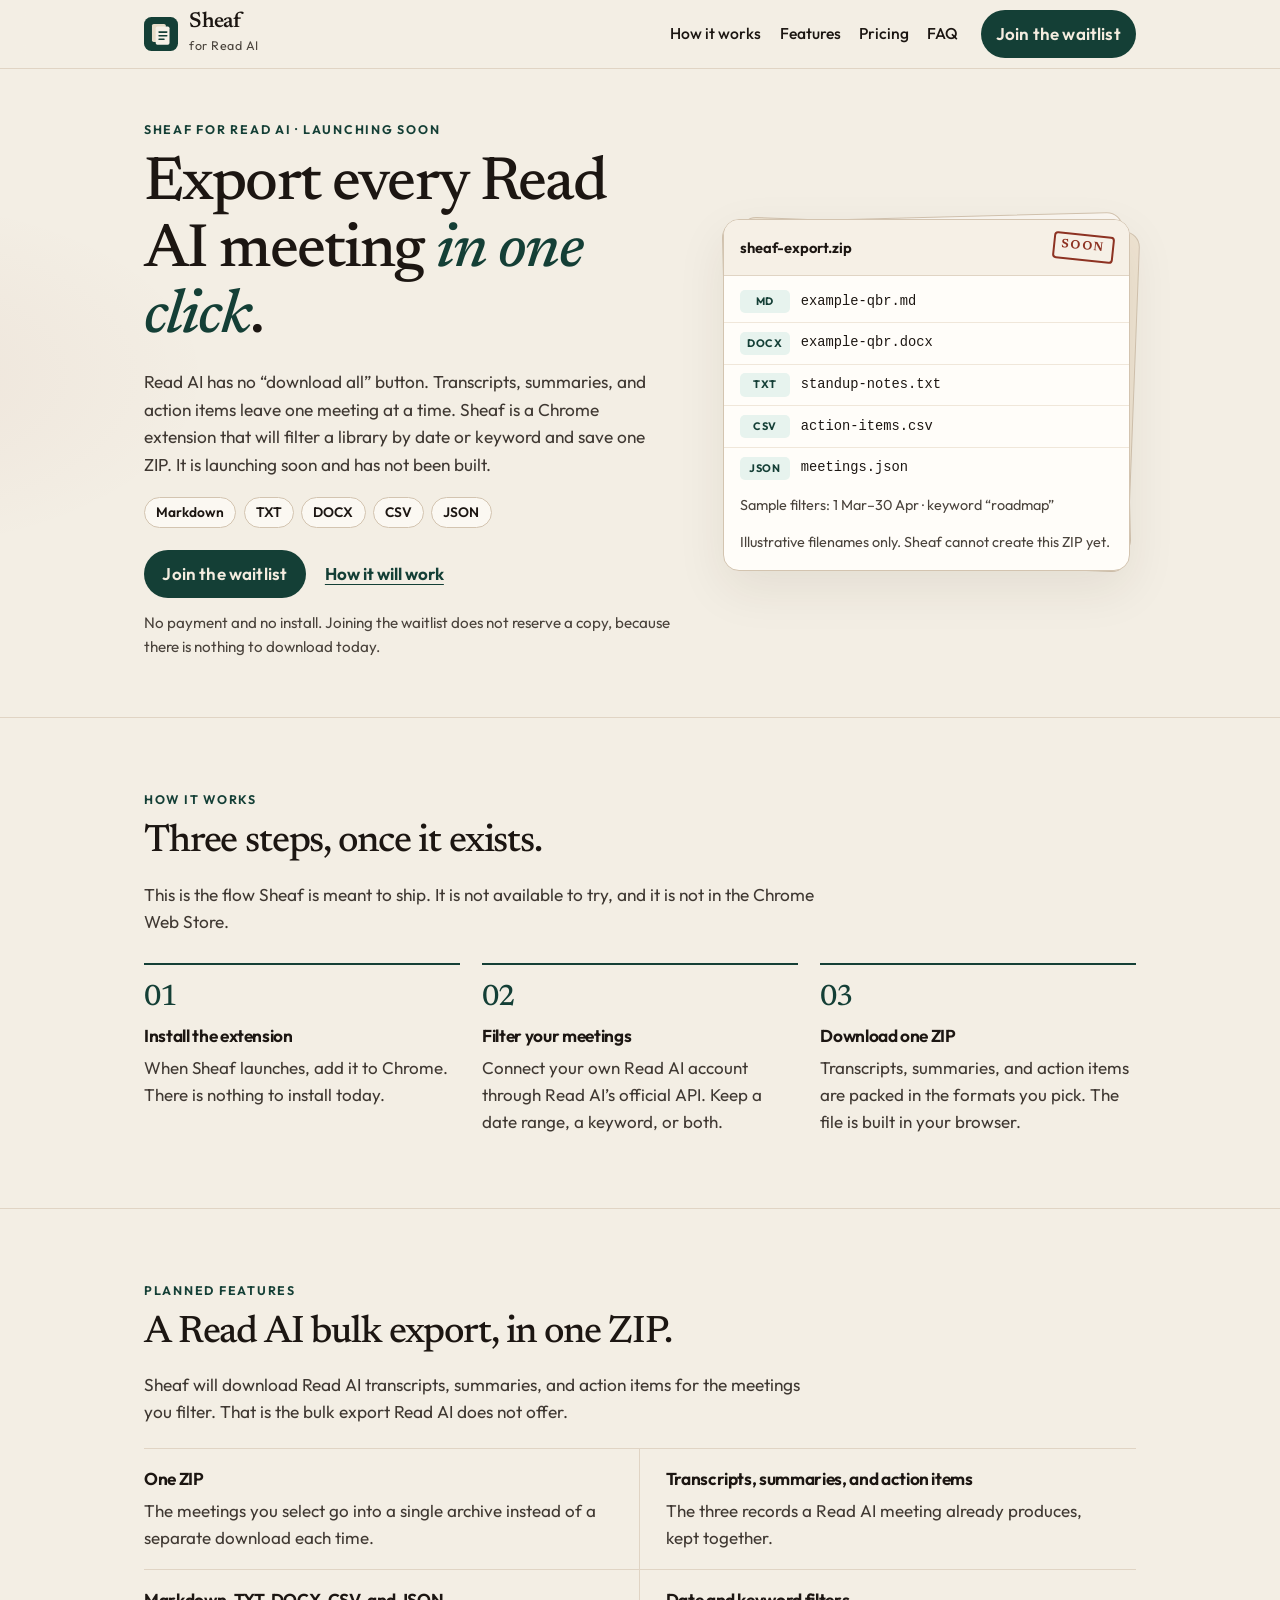
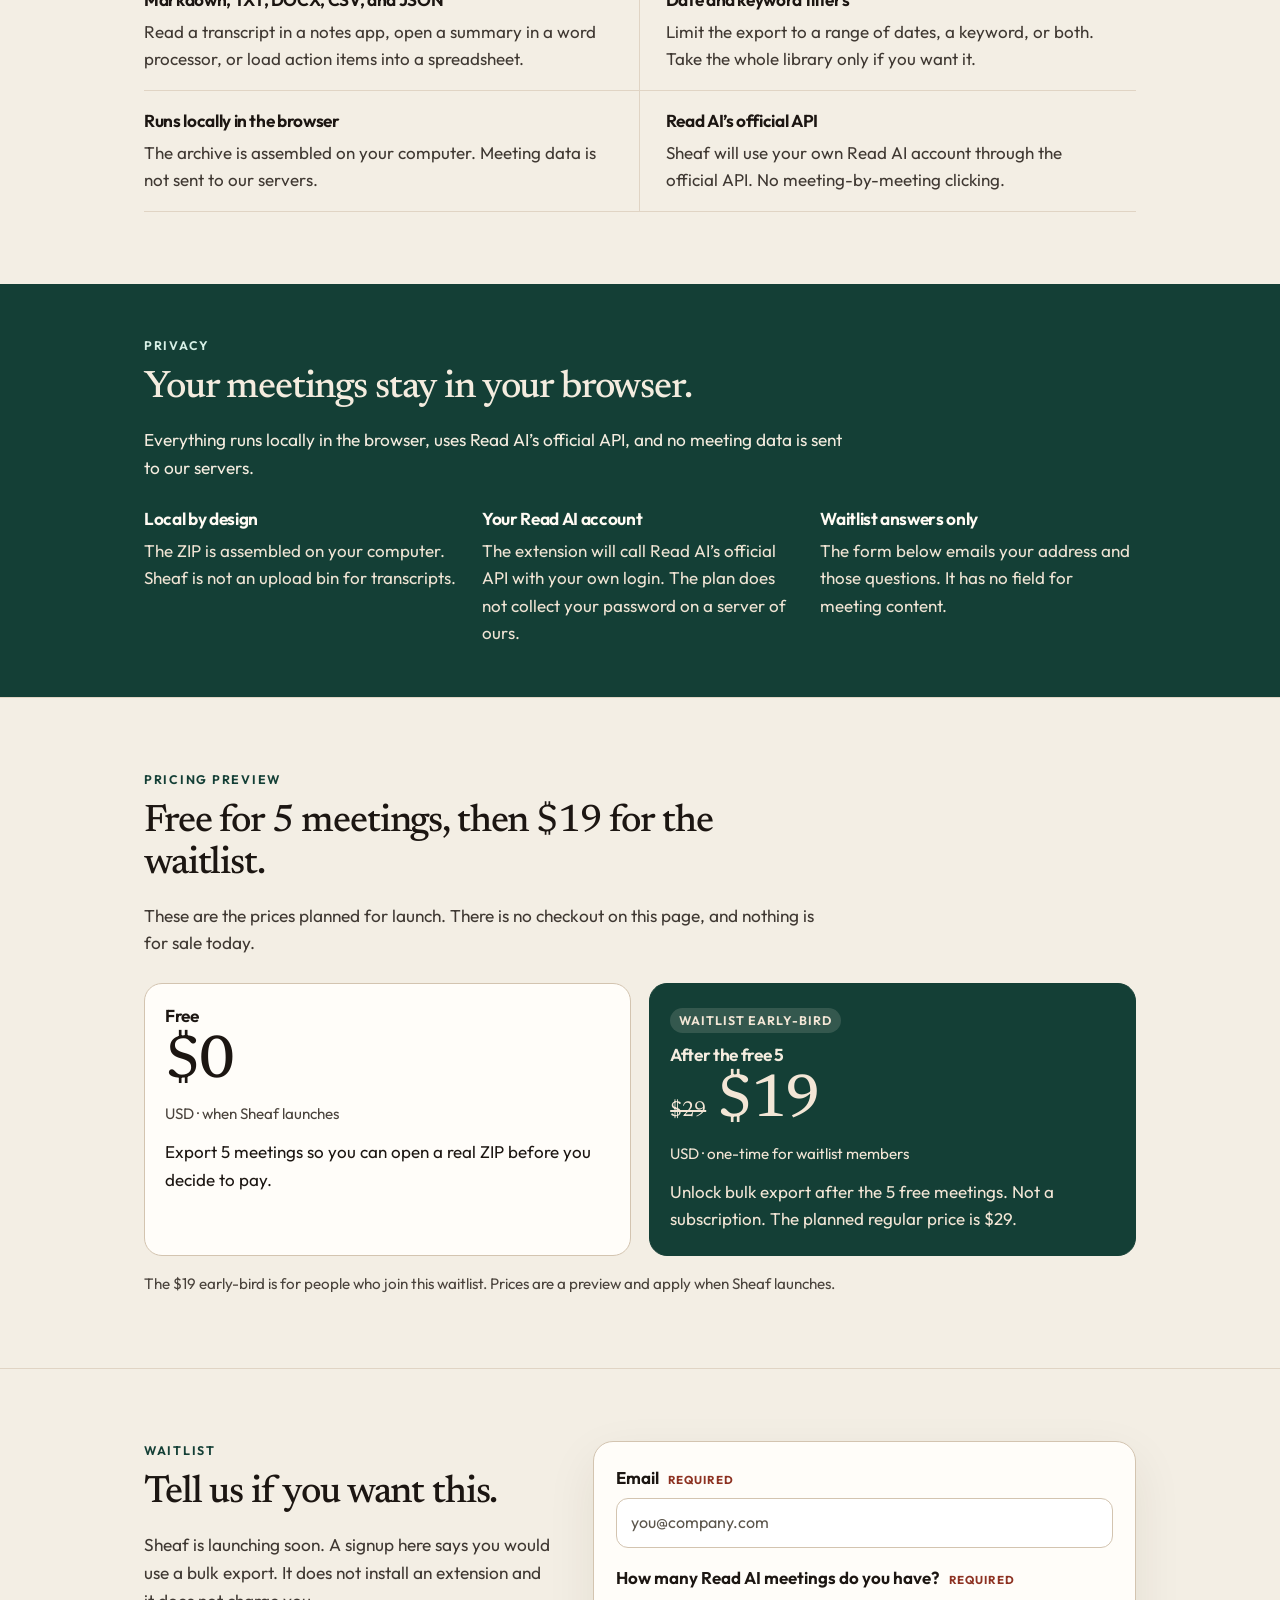
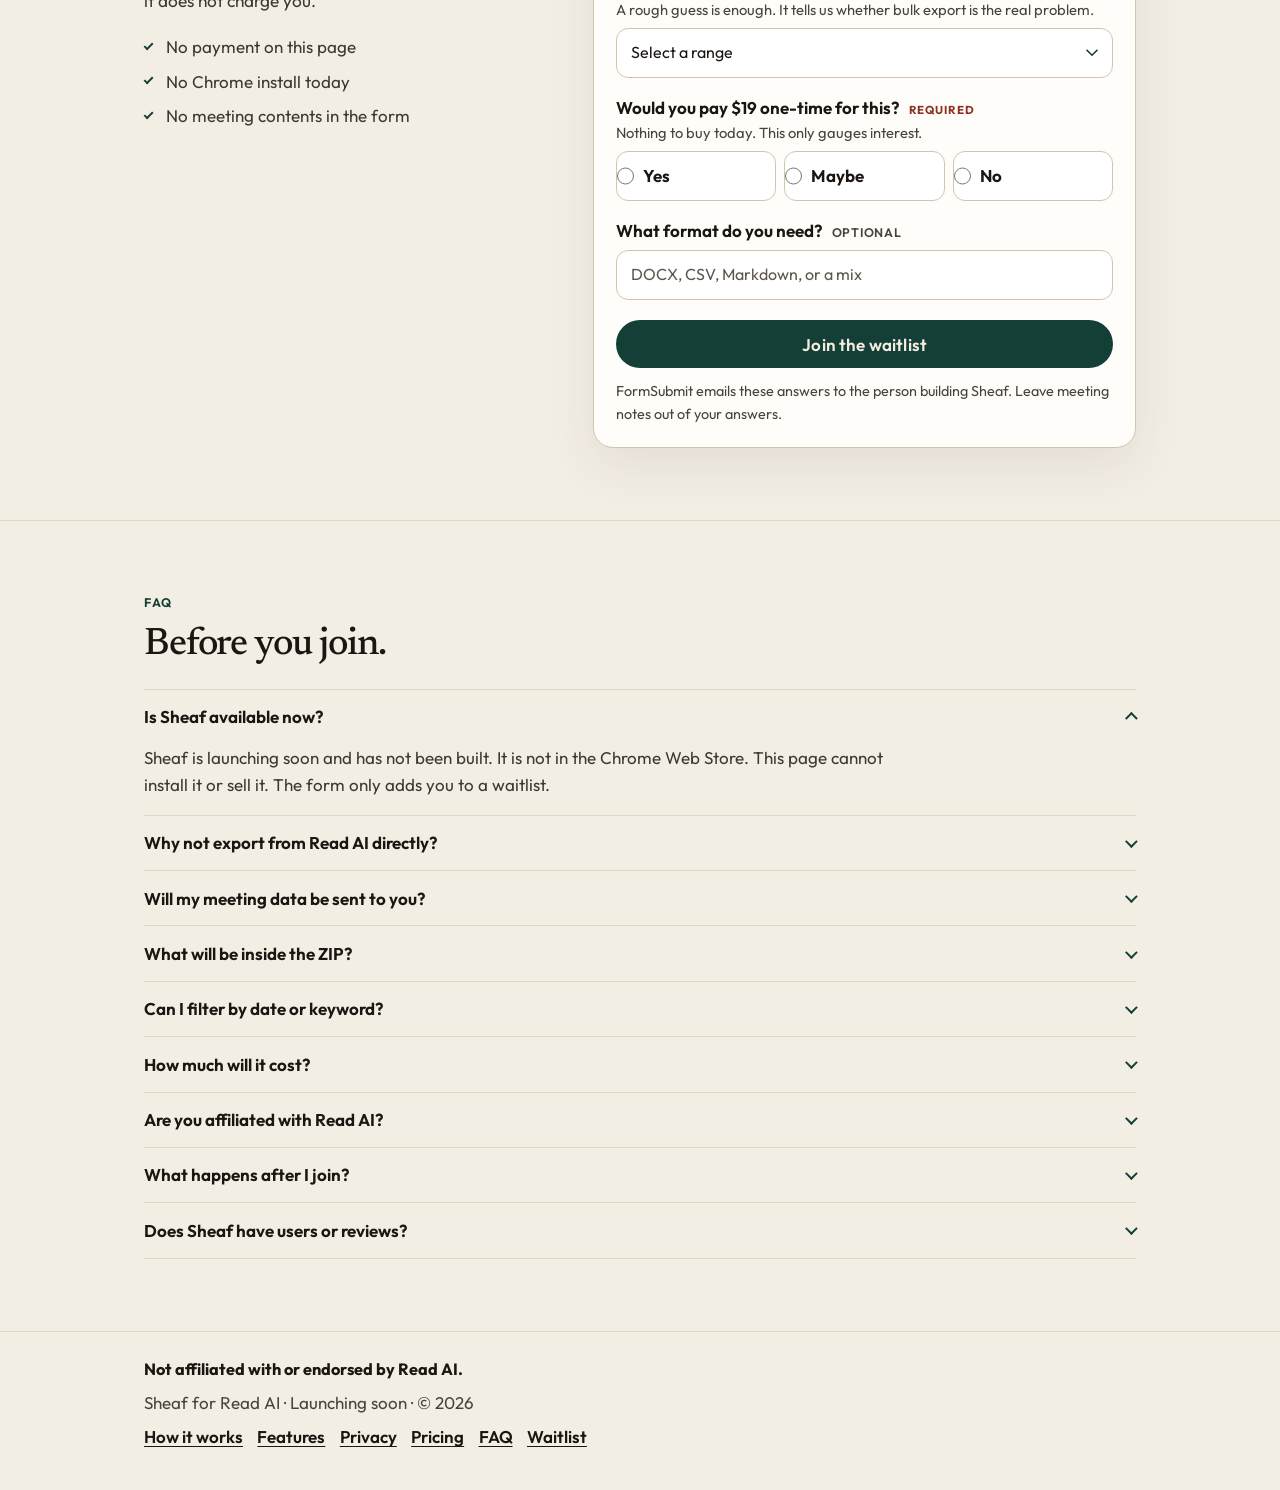
<file: read-ai-export/index.html>
<!DOCTYPE html>
<html lang="en">
  <head>
    <meta charset="utf-8" />
    <meta name="viewport" content="width=device-width, initial-scale=1" />
    <title>Export all Read AI meetings in one ZIP | Sheaf</title>
    <meta
      name="description"
      content="Export all Read AI meetings in one ZIP. Sheaf is launching soon: a Read AI bulk export to download Read AI transcripts, summaries, and action items."
    />
    <meta
      name="keywords"
      content="export all Read AI meetings, Read AI bulk export, download Read AI transcripts"
    />
    <meta name="robots" content="index,follow" />
    <meta name="theme-color" content="#143f36" />
    <meta name="color-scheme" content="light" />
    <link rel="canonical" href="https://likjou.github.io/read-ai-export/" />
    <meta property="og:title" content="Export all Read AI meetings in one ZIP | Sheaf" />
    <meta
      property="og:description"
      content="Export all Read AI meetings in one ZIP. Sheaf is launching soon: a Read AI bulk export to download Read AI transcripts, summaries, and action items."
    />
    <meta property="og:type" content="website" />
    <meta property="og:url" content="https://likjou.github.io/read-ai-export/" />
    <meta property="og:site_name" content="Sheaf" />
    <meta property="og:locale" content="en_US" />
    <meta property="og:image" content="https://likjou.github.io/read-ai-export/og.png" />
    <meta property="og:image:width" content="2400" />
    <meta property="og:image:height" content="1260" />
    <meta
      property="og:image:alt"
      content="Sheaf, launching soon: export every Read AI meeting in one click."
    />
    <meta name="twitter:card" content="summary_large_image" />
    <meta name="twitter:title" content="Export all Read AI meetings in one ZIP | Sheaf" />
    <meta
      name="twitter:description"
      content="Export all Read AI meetings in one ZIP. Sheaf is launching soon: a Read AI bulk export to download Read AI transcripts, summaries, and action items."
    />
    <meta name="twitter:image" content="https://likjou.github.io/read-ai-export/og.png" />
    <link rel="icon" href="favicon.svg" type="image/svg+xml" />
    <link rel="preload" href="fonts/newsreader-latin.woff2" as="font" type="font/woff2" crossorigin />
    <link rel="preload" href="fonts/newsreader-latin-italic.woff2" as="font" type="font/woff2" crossorigin />
    <link rel="preload" href="fonts/outfit-latin.woff2" as="font" type="font/woff2" crossorigin />
    <link rel="stylesheet" href="styles.css" />
  </head>
  <body id="top">
    <a class="skip" href="#content">Skip to content</a>
    <header class="site-header">
      <div class="wrap header-inner">
        <a class="brand" href="#top">
          <svg viewBox="0 0 32 32" aria-hidden="true">
            <rect width="32" height="32" rx="7" fill="#143f36" />
            <rect x="7.5" y="6.5" width="13" height="17" rx="1.6" fill="#e7dcc8" />
            <rect x="11" y="9" width="13" height="17" rx="1.6" fill="#f6f1e7" />
            <path d="M14.2 14.2h7.2M14.2 17.6h7.2M14.2 21h4.6" stroke="#143f36" stroke-width="1.5" stroke-linecap="round" />
          </svg>
          <span>
            <strong>Sheaf</strong>
            <small>for Read AI</small>
          </span>
        </a>
        <nav class="nav" aria-label="On this page">
          <a href="#how">How it works</a>
          <a href="#features">Features</a>
          <a href="#pricing">Pricing</a>
          <a href="#faq">FAQ</a>
        </nav>
        <a class="btn btn-header" href="#waitlist" aria-label="Join the waitlist"><span class="btn-short">Join</span><span class="btn-long">Join the waitlist</span></a>
      </div>
    </header>

    <main id="content">
      <section class="hero" aria-labelledby="hero-title">
        <div class="wrap hero-grid">
          <div>
            <p class="eyebrow">Sheaf for Read AI · Launching soon</p>
            <h1 id="hero-title">Export every Read AI meeting <em>in one click</em>.</h1>
            <p class="lede">
              Read AI has no “download all” button. Transcripts, summaries, and action items leave one meeting at a time.
              Sheaf is a Chrome extension that will filter a library by date or keyword and save one ZIP. It is launching soon and has not been built.
            </p>
            <ul class="formats" aria-label="Planned formats">
              <li>Markdown</li>
              <li>TXT</li>
              <li>DOCX</li>
              <li>CSV</li>
              <li>JSON</li>
            </ul>
            <div class="actions">
              <a class="btn" href="#waitlist">Join the waitlist</a>
              <a class="text-link" href="#how">How it will work</a>
            </div>
            <p class="fine">No payment and no install. Joining the waitlist does not reserve a copy, because there is nothing to download today.</p>
          </div>

          <div class="hero-visual">
            <figure class="preview">
              <div class="preview-bar">
                <span class="zipname">sheaf-export.zip</span>
                <span class="stamp" aria-hidden="true">Soon</span>
              </div>
              <ul class="files">
                <li><span class="ext">MD</span><span>example-qbr.md</span></li>
                <li><span class="ext">DOCX</span><span>example-qbr.docx</span></li>
                <li><span class="ext">TXT</span><span>standup-notes.txt</span></li>
                <li><span class="ext">CSV</span><span>action-items.csv</span></li>
                <li><span class="ext">JSON</span><span>meetings.json</span></li>
              </ul>
              <p class="filters">Sample filters: 1 Mar–30 Apr · keyword “roadmap”</p>
              <figcaption>Illustrative filenames only. Sheaf cannot create this ZIP yet.</figcaption>
            </figure>
          </div>
        </div>
      </section>

      <section class="section" id="how" aria-labelledby="how-title">
        <div class="wrap">
          <p class="eyebrow">How it works</p>
          <h2 id="how-title">Three steps, once it exists.</h2>
          <p class="lede">This is the flow Sheaf is meant to ship. It is not available to try, and it is not in the Chrome Web Store.</p>
          <ol class="steps">
            <li>
              <h3>Install the extension</h3>
              <p>When Sheaf launches, add it to Chrome. There is nothing to install today.</p>
            </li>
            <li>
              <h3>Filter your meetings</h3>
              <p>Connect your own Read AI account through Read AI’s official API. Keep a date range, a keyword, or both.</p>
            </li>
            <li>
              <h3>Download one ZIP</h3>
              <p>Transcripts, summaries, and action items are packed in the formats you pick. The file is built in your browser.</p>
            </li>
          </ol>
        </div>
      </section>

      <section class="section" id="features" aria-labelledby="features-title">
        <div class="wrap">
          <p class="eyebrow">Planned features</p>
          <h2 id="features-title">A Read AI bulk export, in one ZIP.</h2>
            <p class="lede">
            Sheaf will download Read AI transcripts, summaries, and action items for the meetings you filter. That is the bulk export Read AI does not offer.
          </p>
          <ol class="features">
            <li>
              <h3>One ZIP</h3>
              <p>The meetings you select go into a single archive instead of a separate download each time.</p>
            </li>
            <li>
              <h3>Transcripts, summaries, and action items</h3>
              <p>The three records a Read AI meeting already produces, kept together.</p>
            </li>
            <li>
              <h3>Markdown, TXT, DOCX, CSV, and JSON</h3>
              <p>Read a transcript in a notes app, open a summary in a word processor, or load action items into a spreadsheet.</p>
            </li>
            <li>
              <h3>Date and keyword filters</h3>
              <p>Limit the export to a range of dates, a keyword, or both. Take the whole library only if you want it.</p>
            </li>
            <li>
              <h3>Runs locally in the browser</h3>
              <p>The archive is assembled on your computer. Meeting data is not sent to our servers.</p>
            </li>
            <li>
              <h3>Read AI’s official API</h3>
              <p>Sheaf will use your own Read AI account through the official API. No meeting-by-meeting clicking.</p>
            </li>
          </ol>
        </div>
      </section>

      <section class="privacy" id="privacy" aria-labelledby="privacy-title">
        <div class="wrap">
          <p class="eyebrow">Privacy</p>
          <h2 id="privacy-title">Your meetings stay in your browser.</h2>
          <p class="lede">Everything runs locally in the browser, uses Read AI’s official API, and no meeting data is sent to our servers.</p>
          <ul class="promises">
            <li>
              <h3>Local by design</h3>
              <p>The ZIP is assembled on your computer. Sheaf is not an upload bin for transcripts.</p>
            </li>
            <li>
              <h3>Your Read AI account</h3>
              <p>The extension will call Read AI’s official API with your own login. The plan does not collect your password on a server of ours.</p>
            </li>
            <li>
              <h3>Waitlist answers only</h3>
              <p>The form below emails your address and those questions. It has no field for meeting content.</p>
            </li>
          </ul>
        </div>
      </section>

      <section class="section" id="pricing" aria-labelledby="pricing-title">
        <div class="wrap">
          <p class="eyebrow">Pricing preview</p>
          <h2 id="pricing-title">Free for 5 meetings, then $19 for the waitlist.</h2>
          <p class="lede">These are the prices planned for launch. There is no checkout on this page, and nothing is for sale today.</p>
          <div class="prices">
            <article class="price-card">
              <h3>Free</h3>
              <p class="amount"><span class="zero">$0</span></p>
              <p class="cadence">USD · when Sheaf launches</p>
              <p>Export 5 meetings so you can open a real ZIP before you decide to pay.</p>
            </article>
            <article class="price-card featured">
              <p class="flag">Waitlist early-bird</p>
              <h3>After the free 5</h3>
              <p class="amount">
                <s><span class="sr">Normally</span> $29</s>
                <span class="now">$19</span>
              </p>
              <p class="cadence">USD · one-time for waitlist members</p>
              <p>Unlock bulk export after the 5 free meetings. Not a subscription. The planned regular price is $29.</p>
            </article>
          </div>
          <p class="price-note">The $19 early-bird is for people who join this waitlist. Prices are a preview and apply when Sheaf launches.</p>
        </div>
      </section>

      <section class="section" id="waitlist" aria-labelledby="waitlist-title">
        <div class="wrap wait-grid">
          <div>
            <p class="eyebrow">Waitlist</p>
            <h2 id="waitlist-title">Tell us if you want this.</h2>
            <p class="lede">
              Sheaf is launching soon. A signup here says you would use a bulk export. It does not install an extension and it does not charge you.
            </p>
            <ul class="reassure">
              <li>No payment on this page</li>
              <li>No Chrome install today</li>
              <li>No meeting contents in the form</li>
            </ul>
          </div>

          <form
            id="waitlist-form"
            class="form-card"
            action="https://formsubmit.co/likjou@gmail.com"
            method="POST"
            accept-charset="UTF-8"
          >
            <input type="hidden" name="_subject" value="Read AI exporter waitlist signup" />
            <input type="hidden" name="_captcha" value="false" />
            <!-- FormSubmit rejects a relative _next. This value is replaced with an absolute URL of thanks.html in this folder. -->
            <input type="hidden" name="_next" id="next-page" value="thanks.html" />
            <input type="text" name="_honey" style="display:none" tabindex="-1" autocomplete="off" aria-hidden="true" />

            <div class="field">
              <label for="email">Email <span class="req">Required</span></label>
              <input
                id="email"
                name="email"
                type="email"
                autocomplete="email"
                autocapitalize="none"
                autocorrect="off"
                spellcheck="false"
                maxlength="254"
                required
                placeholder="you@company.com"
              />
            </div>

            <div class="field">
              <label for="meetings">How many Read AI meetings do you have? <span class="req">Required</span></label>
              <p class="hint" id="meetings-hint">A rough guess is enough. It tells us whether bulk export is the real problem.</p>
              <select id="meetings" name="How many Read AI meetings do you have?" required aria-describedby="meetings-hint">
                <option value="" selected disabled>Select a range</option>
                <option value="&lt;50">&lt;50</option>
                <option value="50-200">50-200</option>
                <option value="200-1000">200-1000</option>
                <option value="1000+">1000+</option>
              </select>
            </div>

            <fieldset class="field">
              <legend>Would you pay $19 one-time for this? <span class="req">Required</span></legend>
              <p class="hint" id="pay-hint">Nothing to buy today. This only gauges interest.</p>
              <div class="choices">
                <label class="choice">
                  <input type="radio" name="Would you pay $19 one-time for this?" value="yes" required />
                  Yes
                </label>
                <label class="choice">
                  <input type="radio" name="Would you pay $19 one-time for this?" value="maybe" />
                  Maybe
                </label>
                <label class="choice">
                  <input type="radio" name="Would you pay $19 one-time for this?" value="no" />
                  No
                </label>
              </div>
            </fieldset>

            <div class="field">
              <label for="format">What format do you need? <span class="optional">Optional</span></label>
              <input
                id="format"
                name="What format do you need?"
                type="text"
                maxlength="180"
                autocomplete="off"
                placeholder="DOCX, CSV, Markdown, or a mix"
              />
            </div>

            <button class="btn" type="submit">Join the waitlist</button>
            <p class="form-foot">
              FormSubmit emails these answers to the person building Sheaf. Leave meeting notes out of your answers.
            </p>
          </form>
        </div>
      </section>

      <section class="section faq" id="faq" aria-labelledby="faq-title">
        <div class="wrap">
          <p class="eyebrow">FAQ</p>
          <h2 id="faq-title">Before you join.</h2>
          <details open>
            <summary>Is Sheaf available now?</summary>
            <p>
              Sheaf is launching soon and has not been built. It is not in the Chrome Web Store. This page cannot install it or sell it. The form only adds you to a waitlist.
            </p>
          </details>
          <details>
            <summary>Why not export from Read AI directly?</summary>
            <p>
              Read AI lets you export one meeting at a time. There is no download-all for transcripts, summaries, and action items. Sheaf is the bulk export this page is testing demand for.
            </p>
          </details>
          <details>
            <summary>Will my meeting data be sent to you?</summary>
            <p>
              No. Everything runs locally in the browser, uses Read AI’s official API, and no meeting data is sent to our servers. The waitlist form sends only your email and the answers on this page.
            </p>
          </details>
          <details>
            <summary>What will be inside the ZIP?</summary>
            <p>
              The meetings you filter, with transcripts, summaries, and action items, in Markdown, TXT, DOCX, CSV, and JSON.
            </p>
          </details>
          <details>
            <summary>Can I filter by date or keyword?</summary>
            <p>That is the plan: a date range, a keyword, or both, before anything is packed into the ZIP.</p>
          </details>
          <details>
            <summary>How much will it cost?</summary>
            <p>
              Free for 5 meetings. Waitlist members then pay an early-bird $19 one-time, instead of the planned $29 price. You cannot pay on this page. There is no subscription.
            </p>
          </details>
          <details>
            <summary>Are you affiliated with Read AI?</summary>
            <p>
              Not affiliated with or endorsed by Read AI. Sheaf is an independent project. You would use your own Read AI account. Read AI is named here only to describe what the extension exports.
            </p>
          </details>
          <details>
            <summary>What happens after I join?</summary>
            <p>
              You get an email when Sheaf is ready to try. Until then there is nothing to install. Joining does not charge you, and your address is not sent to Read AI.
            </p>
          </details>
          <details>
            <summary>Does Sheaf have users or reviews?</summary>
            <p>No. It has not launched, so there are no users and no reviews.</p>
          </details>
        </div>
      </section>
    </main>

    <footer class="site-footer">
      <div class="wrap">
        <p class="disclaimer">Not affiliated with or endorsed by Read AI.</p>
        <p>Sheaf for Read AI · Launching soon · © 2026</p>
        <p class="footer-links">
          <a href="#how">How it works</a>
          <a href="#features">Features</a>
          <a href="#privacy">Privacy</a>
          <a href="#pricing">Pricing</a>
          <a href="#faq">FAQ</a>
          <a href="#waitlist">Waitlist</a>
        </p>
      </div>
    </footer>

    <script>
      (function () {
        var input = document.getElementById("next-page");
        if (!input || location.protocol === "file:") return;
        var path = location.pathname || "/";
        if (/\.html?$/i.test(path)) path = path.replace(/[^/]*$/, "");
        else if (path.slice(-1) !== "/") path += "/";
        input.value = location.origin + path + "thanks.html";
      })();
    </script>
  </body>
</html>
</file>
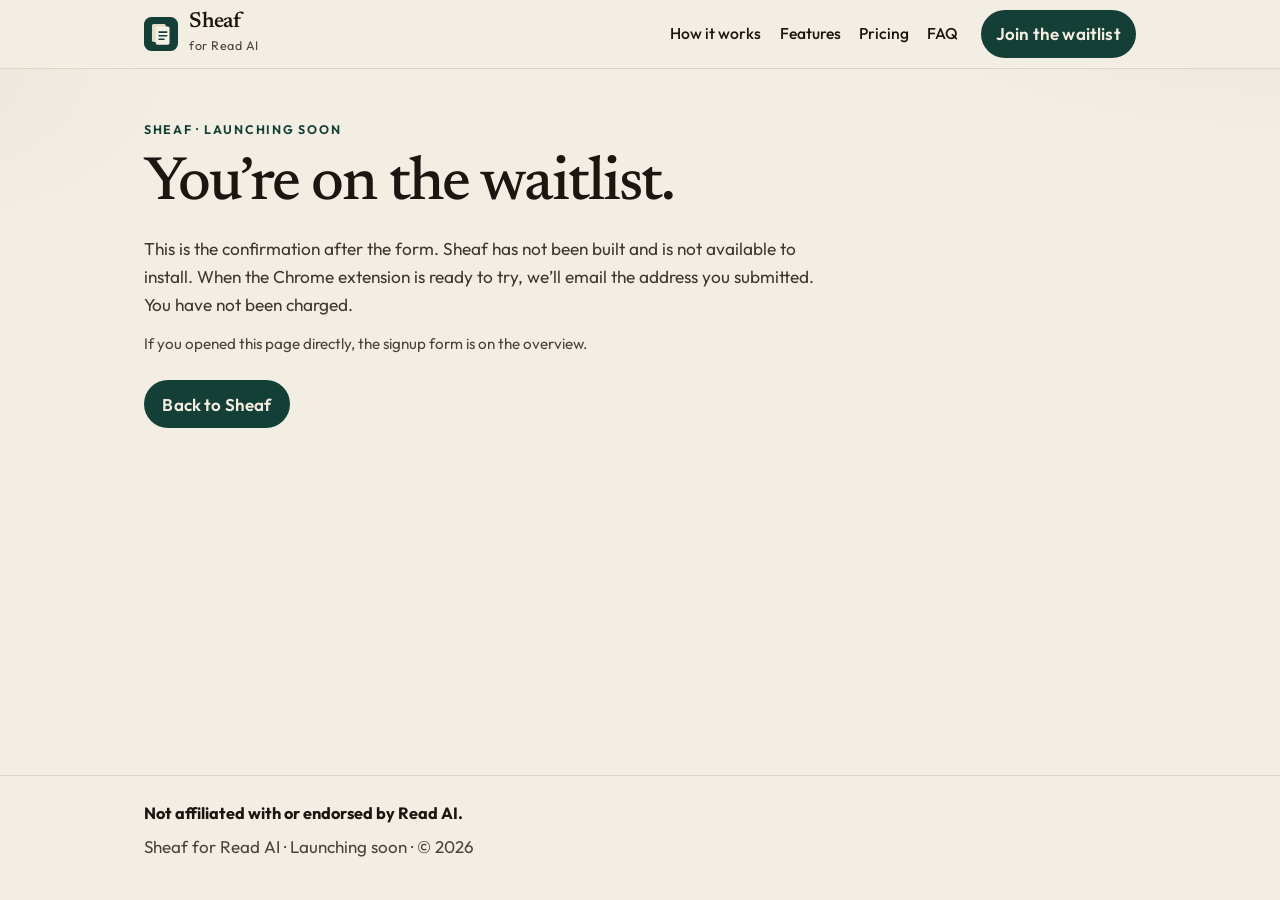
<file: read-ai-export/thanks.html>
<!DOCTYPE html>
<html lang="en">
  <head>
    <meta charset="utf-8" />
    <meta name="viewport" content="width=device-width, initial-scale=1" />
    <title>You’re on the Sheaf waitlist</title>
    <meta
      name="description"
      content="Confirmation for the Sheaf waitlist. Sheaf, a Read AI bulk export, is launching soon and is not available to install yet."
    />
    <meta name="robots" content="noindex" />
    <meta name="theme-color" content="#143f36" />
    <meta name="color-scheme" content="light" />
    <link rel="canonical" href="https://likjou.github.io/read-ai-export/thanks.html" />
    <meta property="og:title" content="You’re on the Sheaf waitlist" />
    <meta
      property="og:description"
      content="Sheaf is launching soon and is not available to install yet. We’ll email you when the Chrome extension is ready."
    />
    <meta property="og:type" content="website" />
    <meta property="og:url" content="https://likjou.github.io/read-ai-export/thanks.html" />
    <link rel="icon" href="favicon.svg" type="image/svg+xml" />
    <link rel="preload" href="fonts/newsreader-latin.woff2" as="font" type="font/woff2" crossorigin />
    <link rel="preload" href="fonts/newsreader-latin-italic.woff2" as="font" type="font/woff2" crossorigin />
    <link rel="preload" href="fonts/outfit-latin.woff2" as="font" type="font/woff2" crossorigin />
    <link rel="stylesheet" href="styles.css" />
  </head>
  <body class="short-page">
    <a class="skip" href="#content">Skip to content</a>
    <header class="site-header">
      <div class="wrap header-inner">
        <a class="brand" href="index.html">
          <svg viewBox="0 0 32 32" aria-hidden="true">
            <rect width="32" height="32" rx="7" fill="#143f36" />
            <rect x="7.5" y="6.5" width="13" height="17" rx="1.6" fill="#e7dcc8" />
            <rect x="11" y="9" width="13" height="17" rx="1.6" fill="#f6f1e7" />
            <path d="M14.2 14.2h7.2M14.2 17.6h7.2M14.2 21h4.6" stroke="#143f36" stroke-width="1.5" stroke-linecap="round" />
          </svg>
          <span>
            <strong>Sheaf</strong>
            <small>for Read AI</small>
          </span>
        </a>
        <nav class="nav" aria-label="Sheaf">
          <a href="index.html#how">How it works</a>
          <a href="index.html#features">Features</a>
          <a href="index.html#pricing">Pricing</a>
          <a href="index.html#faq">FAQ</a>
        </nav>
        <a class="btn btn-header" href="index.html#waitlist" aria-label="Join the waitlist"><span class="btn-short">Join</span><span class="btn-long">Join the waitlist</span></a>
      </div>
    </header>

    <main id="content" class="thanks">
      <div class="wrap">
        <p class="eyebrow">Sheaf · Launching soon</p>
        <h1>You’re on the waitlist.</h1>
        <p class="lede">
          This is the confirmation after the form. Sheaf has not been built and is not available to install. When the Chrome extension is ready to try, we’ll email the address you submitted. You have not been charged.
        </p>
        <p class="fine">If you opened this page directly, the signup form is on the overview.</p>
        <a class="btn" href="index.html">Back to Sheaf</a>
      </div>
    </main>

    <footer class="site-footer">
      <div class="wrap">
        <p class="disclaimer">Not affiliated with or endorsed by Read AI.</p>
        <p>Sheaf for Read AI · Launching soon · © 2026</p>
      </div>
    </footer>
  </body>
</html>
</file>
<file: read-ai-export/styles.css>
@font-face {
  font-family: "Newsreader";
  src: url("fonts/newsreader-latin.woff2") format("woff2");
  font-weight: 200 800;
  font-style: normal;
  font-display: swap;
}

@font-face {
  font-family: "Newsreader";
  src: url("fonts/newsreader-latin-italic.woff2") format("woff2");
  font-weight: 200 800;
  font-style: italic;
  font-display: swap;
}

@font-face {
  font-family: "Outfit";
  src: url("fonts/outfit-latin.woff2") format("woff2");
  font-weight: 100 900;
  font-style: normal;
  font-display: swap;
}

:root {
  --desk: #f3eee4;
  --ink: #1c1612;
  --muted: #3f3832;
  --soft: #4a433c;
  --line: #e0d4c4;
  --line-strong: #d3c4b0;
  --pine: #143f36;
  --pine-deep: #0e2e28;
  --paper: #fffdf9;
  --mint: #e7f3ee;
  --stamp: #8d3222;
  --cream: #f4ecdf;
  --shadow: 0 18px 50px rgba(48, 32, 12, 0.08);
  --serif: "Newsreader", Georgia, "Times New Roman", serif;
  --sans: "Outfit", "Segoe UI", sans-serif;
  --wrap: 1040px;
  color-scheme: light;
  accent-color: var(--pine);
}

*,
*::before,
*::after {
  box-sizing: border-box;
}

html {
  scroll-behavior: smooth;
}

body {
  margin: 0;
  font-family: var(--sans);
  font-size: 1.0625rem;
  line-height: 1.6;
  color: var(--ink);
  background-color: var(--desk);
  background-image:
    radial-gradient(900px 420px at 100% -10%, rgba(20, 63, 54, 0.07), transparent 55%),
    radial-gradient(680px 360px at -10% 8%, rgba(141, 50, 34, 0.05), transparent 50%);
}

body.short-page {
  min-height: 100vh;
  display: flex;
  flex-direction: column;
}

body.short-page main {
  flex: 1 0 auto;
}

img,
svg {
  max-width: 100%;
}

h1,
h2,
h3,
p,
ul,
ol,
figure,
dl,
dd {
  margin: 0;
}

h1,
h2 {
  font-family: var(--serif);
  font-weight: 500;
  letter-spacing: -0.03em;
  line-height: 1.08;
}

h1 {
  font-size: clamp(2.2rem, 4.8vw, 4.35rem);
  max-width: 14em;
}

h1 em {
  font-style: italic;
  font-weight: 500;
  color: var(--pine);
}

h2 {
  font-size: clamp(1.85rem, 3vw, 2.7rem);
  max-width: 16em;
}

h3 {
  font-family: var(--sans);
  font-size: 1.08rem;
  font-weight: 650;
  letter-spacing: -0.02em;
  line-height: 1.3;
}

a {
  color: var(--pine);
}

.skip {
  position: absolute;
  left: 1rem;
  top: -4rem;
  z-index: 20;
  background: var(--pine);
  color: var(--cream);
  padding: 0.55rem 0.8rem;
  border-radius: 8px;
  text-decoration: none;
}

.skip:focus {
  top: 0.75rem;
}

:focus-visible {
  outline: 2px solid var(--ink);
  outline-offset: 3px;
}

.wrap {
  width: min(var(--wrap), 100%);
  margin-inline: auto;
  padding-inline: 1.25rem;
}

section[id] {
  scroll-margin-top: 5.25rem;
}

.site-header {
  position: sticky;
  top: 0;
  z-index: 5;
  background: rgba(243, 238, 228, 0.94);
  backdrop-filter: blur(12px);
  border-bottom: 1px solid var(--line);
}

.header-inner {
  display: flex;
  align-items: center;
  gap: 0.75rem 1rem;
  min-height: 4.25rem;
}

.brand {
  display: flex;
  align-items: center;
  gap: 0.7rem;
  color: inherit;
  text-decoration: none;
  min-width: 0;
}

.brand svg {
  width: 34px;
  height: 34px;
  flex: none;
}

.brand strong {
  display: block;
  font-family: var(--serif);
  font-size: 1.35rem;
  font-weight: 560;
  letter-spacing: -0.03em;
  line-height: 1;
}

.brand small {
  display: block;
  margin-top: 0.15rem;
  color: var(--soft);
  font-size: 0.78rem;
  letter-spacing: 0.04em;
}

.nav {
  display: none;
  align-items: center;
  gap: 1.15rem;
  margin-left: auto;
}

.nav a {
  color: var(--ink);
  text-decoration: none;
  font-weight: 500;
  font-size: 0.98rem;
}

.nav a:hover {
  text-decoration: underline;
  text-underline-offset: 0.28em;
}

.btn {
  display: inline-flex;
  align-items: center;
  justify-content: center;
  min-height: 48px;
  padding: 0.65rem 1.15rem;
  border: 0;
  border-radius: 999px;
  background: var(--pine);
  color: var(--cream);
  font: inherit;
  font-weight: 600;
  letter-spacing: 0.01em;
  text-decoration: none;
  cursor: pointer;
  white-space: nowrap;
}

.btn:hover {
  background: var(--pine-deep);
}

.btn-header {
  margin-left: auto;
  min-height: 44px;
  padding-inline: 0.95rem;
}

.eyebrow {
  margin-bottom: 0.75rem;
  color: var(--pine);
  font-size: 0.78rem;
  font-weight: 650;
  letter-spacing: 0.14em;
  text-transform: uppercase;
}

.lede {
  max-width: 42rem;
  margin-top: 1.05rem;
  color: var(--muted);
  font-size: 1.08rem;
}

.hero {
  padding: 2.2rem 0 2.6rem;
}

.hero-grid {
  display: grid;
  gap: 2rem;
  align-items: center;
}

.formats {
  display: flex;
  flex-wrap: wrap;
  gap: 0.45rem;
  margin-top: 1.15rem;
  padding: 0;
  list-style: none;
}

.formats li {
  border: 1px solid var(--line-strong);
  background: rgba(255, 253, 249, 0.72);
  border-radius: 999px;
  padding: 0.22rem 0.7rem;
  font-size: 0.86rem;
  font-weight: 600;
}

.actions {
  display: flex;
  flex-wrap: wrap;
  align-items: center;
  gap: 0.8rem 1.2rem;
  margin-top: 1.35rem;
}

.text-link {
  font-weight: 650;
  color: var(--pine);
  text-underline-offset: 0.22em;
}

.fine {
  margin-top: 0.85rem;
  max-width: 38rem;
  color: var(--soft);
  font-size: 0.95rem;
}

.hero-visual {
  position: relative;
  padding: 0.85rem 0.35rem 0.2rem 0.15rem;
}

.hero-visual::before,
.hero-visual::after {
  content: "";
  position: absolute;
  border: 1px solid var(--line-strong);
  border-radius: 16px;
  z-index: 0;
}

.hero-visual::before {
  inset: 1.15rem 0.1rem 0.55rem 0.85rem;
  background: #efe4d2;
  transform: rotate(2.2deg);
}

.hero-visual::after {
  inset: 0.7rem 0.55rem 0.85rem 0.35rem;
  background: #fbf7f1;
  transform: rotate(-1.5deg);
}

.preview {
  position: relative;
  z-index: 1;
  background: var(--paper);
  border: 1px solid var(--line-strong);
  border-radius: 16px;
  box-shadow: var(--shadow);
  overflow: hidden;
}

.preview-bar {
  display: flex;
  align-items: center;
  justify-content: space-between;
  gap: 0.75rem;
  padding: 0.85rem 1rem;
  background: #f6f0e6;
  border-bottom: 1px solid var(--line);
  font-size: 0.92rem;
}

.zipname {
  font-weight: 650;
  min-width: 0;
  overflow: hidden;
  text-overflow: ellipsis;
  white-space: nowrap;
}

.stamp {
  flex: none;
  border: 2px solid var(--stamp);
  color: var(--stamp);
  border-radius: 4px;
  padding: 0.08rem 0.4rem 0.12rem;
  font-family: var(--serif);
  font-size: 0.78rem;
  font-weight: 650;
  letter-spacing: 0.14em;
  text-transform: uppercase;
  transform: rotate(6deg);
}

.files {
  list-style: none;
  margin: 0;
  padding: 0.35rem 0;
}

.files li {
  display: flex;
  align-items: center;
  gap: 0.7rem;
  min-width: 0;
  padding: 0.55rem 1rem;
  font-family: ui-monospace, "Cascadia Mono", "Segoe UI Mono", Menlo, Consolas, monospace;
  font-size: 0.86rem;
}

.files li + li {
  border-top: 1px solid #f0e7da;
}

.files li span:last-child {
  min-width: 0;
  overflow: hidden;
  text-overflow: ellipsis;
  white-space: nowrap;
}

.ext {
  flex: none;
  min-width: 3.1rem;
  text-align: center;
  font-family: var(--sans);
  font-size: 0.68rem;
  font-weight: 700;
  letter-spacing: 0.05em;
  color: var(--pine);
  background: var(--mint);
  border-radius: 5px;
  padding: 0.18rem 0.35rem;
}

.filters,
.preview figcaption {
  padding: 0 1rem 0.85rem;
  color: var(--soft);
  font-size: 0.9rem;
}

.preview figcaption {
  padding-top: 0;
  padding-bottom: 1rem;
}

.section {
  padding: 3.1rem 0;
  border-top: 1px solid var(--line);
}

.steps,
.features,
.promises,
.reassure {
  list-style: none;
  padding: 0;
}

.steps {
  display: grid;
  gap: 1.6rem;
  margin-top: 1.7rem;
  counter-reset: step;
}

.steps li {
  counter-increment: step;
  border-top: 2px solid var(--pine);
  padding-top: 0.9rem;
}

.steps h3::before {
  content: counter(step, decimal-leading-zero);
  display: block;
  margin-bottom: 0.45rem;
  font-family: var(--serif);
  font-size: 1.85rem;
  font-weight: 500;
  letter-spacing: -0.03em;
  color: var(--pine);
}

.steps p,
.features p,
.promises p {
  margin-top: 0.4rem;
  color: var(--muted);
}

.features {
  display: grid;
  margin-top: 1.4rem;
  border-top: 1px solid var(--line);
}

.features li {
  padding: 1.15rem 0;
  border-bottom: 1px solid var(--line);
}

.privacy {
  background: var(--pine);
  color: var(--cream);
  border-top: 0;
  padding: 3.2rem 0;
}

.privacy h2,
.privacy .lede,
.privacy p {
  color: var(--cream);
}

.privacy .eyebrow {
  color: #d7f0e6;
}

.privacy .lede {
  max-width: 44rem;
}

.promises {
  display: grid;
  gap: 1.35rem;
  margin-top: 1.7rem;
}

.promises h3 {
  color: #fffaf3;
}

.promises p {
  color: #f0e4d4;
}

.prices {
  display: grid;
  gap: 1rem;
  margin-top: 1.6rem;
}

.price-card {
  background: var(--paper);
  border: 1px solid var(--line-strong);
  border-radius: 18px;
  padding: 1.3rem 1.25rem 1.4rem;
}

.price-card.featured {
  background: var(--pine);
  border-color: var(--pine);
  color: var(--cream);
}

.flag {
  display: inline-block;
  margin-bottom: 0.7rem;
  padding: 0.15rem 0.55rem;
  border-radius: 999px;
  background: rgba(244, 236, 223, 0.14);
  color: var(--cream);
  font-size: 0.78rem;
  font-weight: 650;
  letter-spacing: 0.08em;
  text-transform: uppercase;
}

.amount {
  display: flex;
  align-items: baseline;
  gap: 0.7rem;
  margin: 0.35rem 0 0.7rem;
  font-family: var(--serif);
  line-height: 1;
}

.amount .now,
.amount .zero {
  font-size: clamp(3rem, 6vw, 3.8rem);
  font-weight: 500;
  letter-spacing: -0.04em;
}

.amount s {
  color: var(--soft);
  font-size: 1.35rem;
  text-decoration-thickness: 2px;
}

.price-card.featured s,
.price-card.featured .cadence,
.price-card.featured p {
  color: #f3e6d6;
}

.cadence {
  margin-top: -0.15rem;
  margin-bottom: 0.75rem;
  color: var(--soft);
  font-size: 0.95rem;
}

.price-note {
  margin-top: 1rem;
  max-width: 46rem;
  color: var(--soft);
  font-size: 0.95rem;
}

.wait-grid {
  display: grid;
  gap: 1.5rem;
}

.reassure {
  display: grid;
  gap: 0.45rem;
  margin-top: 1.2rem;
}

.reassure li {
  position: relative;
  padding-left: 1.35rem;
  color: var(--muted);
}

.reassure li::before {
  content: "";
  position: absolute;
  left: 0;
  top: 0.55em;
  width: 0.55rem;
  height: 0.3rem;
  border-left: 2px solid var(--pine);
  border-bottom: 2px solid var(--pine);
  transform: rotate(-45deg);
}

.form-card {
  background: var(--paper);
  border: 1px solid var(--line-strong);
  border-radius: 20px;
  padding: 1.15rem 1rem 1.2rem;
  box-shadow: var(--shadow);
}

.field {
  display: flex;
  flex-direction: column;
  gap: 0.4rem;
  margin: 0 0 1rem;
  border: 0;
  padding: 0;
  min-width: 0;
}

.field label,
.field legend {
  font-weight: 650;
  padding: 0;
}

.req {
  margin-left: 0.35rem;
  color: var(--stamp);
  font-size: 0.72rem;
  font-weight: 700;
  letter-spacing: 0.08em;
  text-transform: uppercase;
}

.optional {
  margin-left: 0.35rem;
  color: var(--soft);
  font-size: 0.78rem;
  font-weight: 600;
  letter-spacing: 0.06em;
  text-transform: uppercase;
}

.hint {
  color: var(--soft);
  font-size: 0.92rem;
  font-weight: 400;
}

.field input,
.field select {
  width: 100%;
  min-height: 48px;
  border: 1px solid var(--line-strong);
  border-radius: 12px;
  padding: 0.7rem 0.9rem;
  background: #fff;
  color: var(--ink);
  font: inherit;
  font-size: 1rem;
}

.field select {
  appearance: none;
  background-image: url("data:image/svg+xml,%3Csvg xmlns='http://www.w3.org/2000/svg' viewBox='0 0 12 8'%3E%3Cpath d='M1 1.2 6 6.2 11 1.2' fill='none' stroke='%23143f36' stroke-width='1.6' stroke-linecap='round'/%3E%3C/svg%3E");
  background-repeat: no-repeat;
  background-position: right 0.9rem center;
  background-size: 12px 8px;
  padding-right: 2.4rem;
}

.field input::placeholder {
  color: #5c564c;
  opacity: 1;
}

.field input:user-invalid,
.field select:user-invalid {
  border-color: var(--stamp);
}

.choices {
  display: grid;
  grid-template-columns: 1fr;
  gap: 0.5rem;
}

.choice {
  display: flex;
  align-items: center;
  gap: 0.55rem;
  min-height: 48px;
  margin: 0;
  padding: 0.35rem 0.8rem;
  border: 1px solid var(--line-strong);
  border-radius: 12px;
  background: #fff;
  font-weight: 600;
  cursor: pointer;
}

.choice input {
  width: 1.05rem;
  height: 1.05rem;
  margin: 0;
  flex: none;
}

.choice:has(input:checked) {
  border-color: var(--pine);
  background: var(--mint);
  box-shadow: inset 0 0 0 1px var(--pine);
}

.form-card .btn {
  width: 100%;
  margin-top: 0.25rem;
}

.form-foot {
  margin-top: 0.75rem;
  color: var(--soft);
  font-size: 0.9rem;
}

.faq details {
  border-bottom: 1px solid var(--line);
}

.faq details:first-of-type {
  border-top: 1px solid var(--line);
  margin-top: 1.4rem;
}

.faq summary {
  display: flex;
  align-items: center;
  justify-content: space-between;
  gap: 1rem;
  min-height: 52px;
  padding: 0.85rem 0;
  cursor: pointer;
  font-weight: 650;
  list-style: none;
}

.faq summary::-webkit-details-marker {
  display: none;
}

.faq summary::after {
  content: "";
  width: 0.55rem;
  height: 0.55rem;
  border-right: 2px solid var(--pine);
  border-bottom: 2px solid var(--pine);
  transform: rotate(45deg);
  flex: none;
  margin-top: -0.2rem;
}

.faq details[open] summary::after {
  transform: rotate(225deg);
  margin-top: 0.2rem;
}

.faq details p {
  max-width: 68ch;
  margin: 0 0 1rem;
  color: var(--muted);
}

.site-footer {
  padding: 1.5rem 0 2.5rem;
  border-top: 1px solid var(--line);
}

.disclaimer {
  font-size: 1.02rem;
  font-weight: 700;
}

.site-footer p + p {
  margin-top: 0.45rem;
  color: var(--soft);
}

.footer-links {
  display: flex;
  flex-wrap: wrap;
  gap: 0.35rem 0.9rem;
}

.footer-links a {
  color: var(--ink);
  font-weight: 600;
  text-underline-offset: 0.2em;
}

.thanks {
  padding: 3.2rem 0 4.5rem;
}

.thanks h1 {
  max-width: 12em;
}

.thanks .btn {
  margin-top: 1.5rem;
}

.sr {
  position: absolute;
  width: 1px;
  height: 1px;
  padding: 0;
  margin: -1px;
  overflow: hidden;
  clip: rect(0, 0, 0, 0);
  white-space: nowrap;
  border: 0;
}

@media (min-width: 560px) {
  .choices {
    grid-template-columns: repeat(3, 1fr);
  }
}

@media (min-width: 760px) {
  .features {
    grid-template-columns: 1fr 1fr;
  }

  .features li {
    padding-right: 1.5rem;
  }

  .features li:nth-child(odd) {
    border-right: 1px solid var(--line);
    padding-right: 1.6rem;
  }

  .features li:nth-child(even) {
    padding-left: 1.6rem;
  }

  .prices {
    grid-template-columns: 1fr 1fr;
    gap: 1.15rem;
  }

  .form-card {
    padding: 1.4rem 1.35rem 1.3rem;
  }
}

@media (min-width: 800px) {
  .wrap {
    padding-inline: 1.5rem;
  }

  .section {
    padding: 4.5rem 0;
  }

  .steps,
  .promises {
    grid-template-columns: repeat(3, 1fr);
    gap: 1.4rem;
  }

  .hero {
    padding: 3.2rem 0 3.6rem;
  }
}

@media (min-width: 900px) {
  .nav {
    display: flex;
  }

  .btn-header {
    margin-left: 0.4rem;
  }

  .hero-grid {
    grid-template-columns: minmax(0, 1.12fr) minmax(280px, 0.88fr);
    gap: 3rem;
  }

  .wait-grid {
    grid-template-columns: minmax(0, 0.86fr) minmax(280px, 1.14fr);
    gap: 2.5rem;
    align-items: start;
  }
}

.btn-short {
  display: none;
}

@media (max-width: 340px) {
  .btn-long {
    display: none;
  }

  .btn-short {
    display: inline;
  }
}

@media (prefers-reduced-motion: reduce) {
  html {
    scroll-behavior: auto;
  }

  .faq summary::after {
    transition: none;
  }
}

@media (forced-colors: active) {
  .btn,
  .price-card,
  .preview,
  .form-card,
  .choice {
    border: 1px solid ButtonText;
  }
}
</file>
